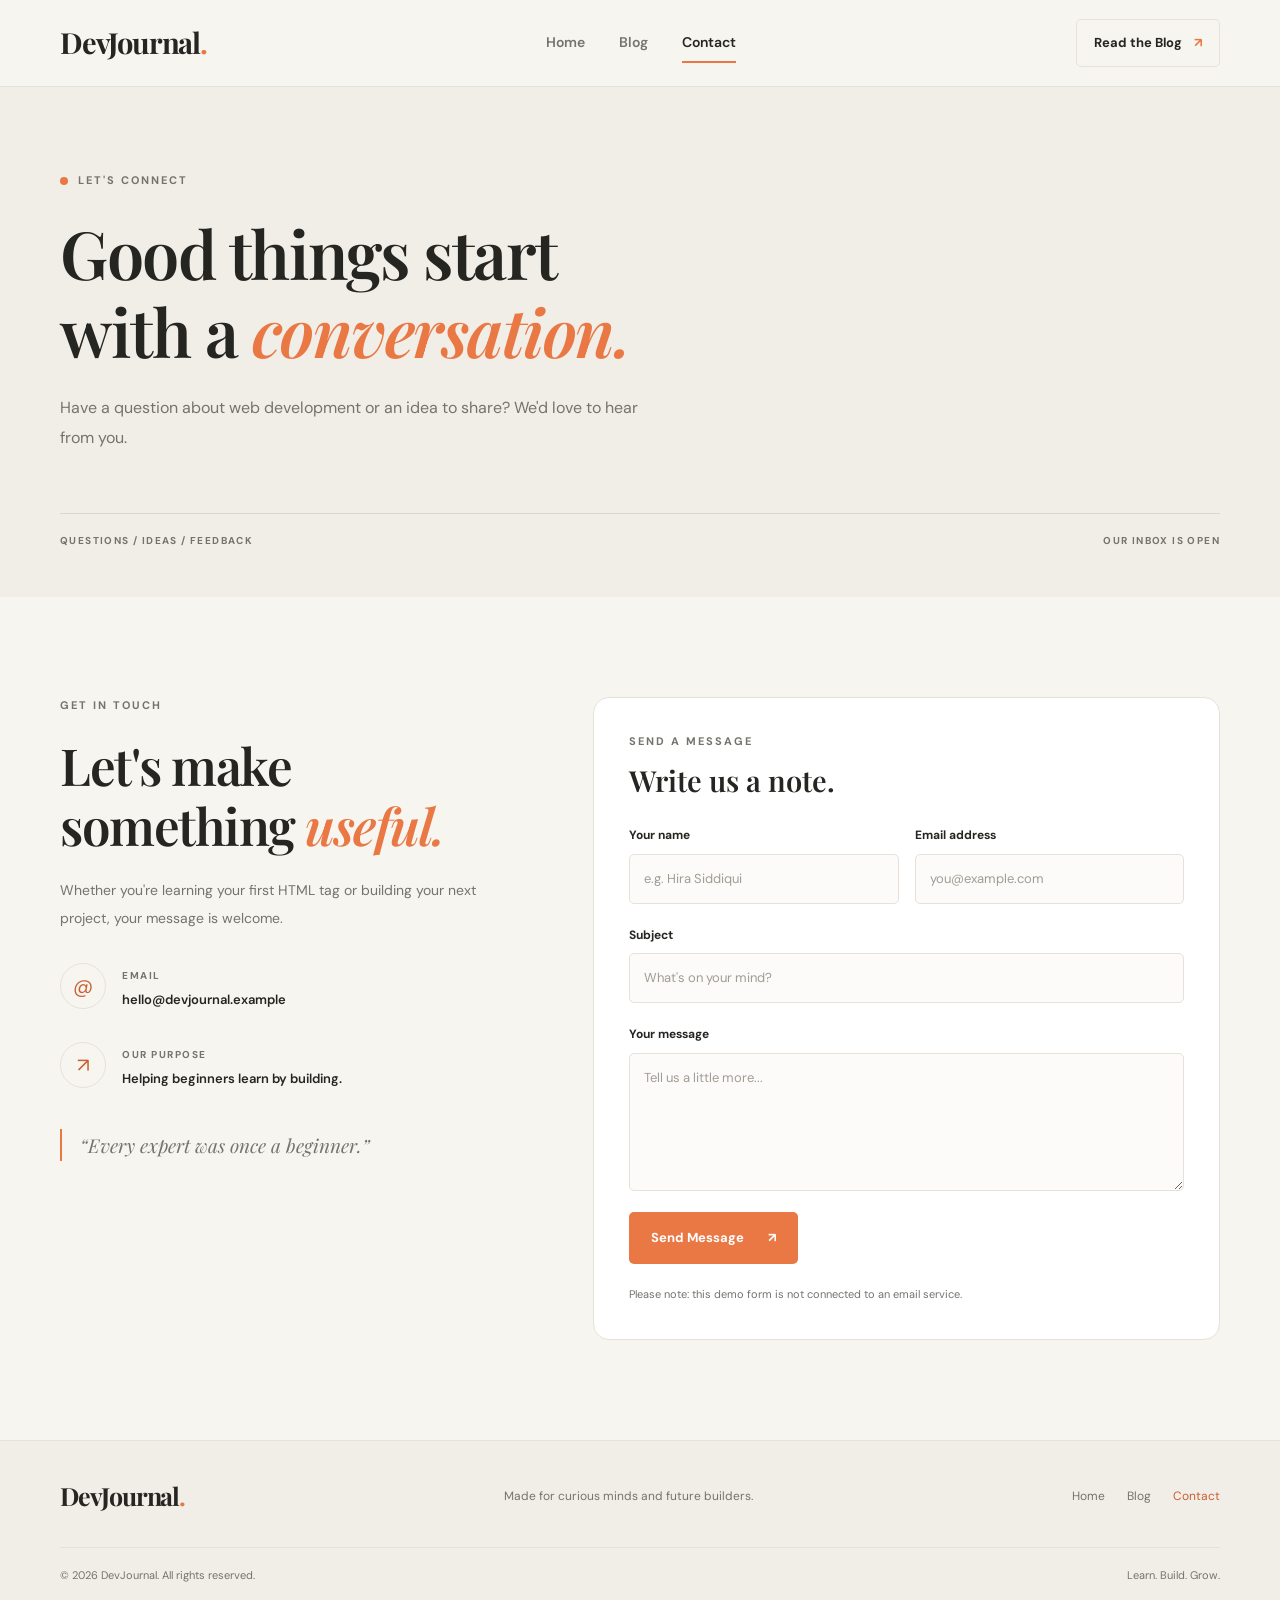
<file: contact.html>
<!DOCTYPE html>
<html lang="en">
<head>
  <meta charset="UTF-8">
  <meta name="viewport" content="width=device-width, initial-scale=1.0">
  <meta name="description" content="Contact DevJournal with your web development questions, ideas, and feedback.">
  <title>Contact | DevJournal</title>

  <link rel="preconnect" href="https://fonts.googleapis.com">
  <link rel="preconnect" href="https://fonts.gstatic.com" crossorigin>
  <link href="https://fonts.googleapis.com/css2?family=DM+Sans:wght@400;500;600;700&family=Playfair+Display:wght@500;600;700&display=swap" rel="stylesheet">

  <link rel="stylesheet" href="css/style.css">
</head>
<body>

  <header class="site-header">
    <div class="container nav-wrapper">
      <a href="index.html" class="logo">DevJournal<span>.</span></a>
      <nav class="main-nav" aria-label="Main navigation">
        <a href="index.html" class="nav-link">Home</a>
        <a href="blog.html" class="nav-link">Blog</a>
        <a href="contact.html" class="nav-link active" aria-current="page">Contact</a>
      </nav>
      <a href="blog.html" class="nav-cta">Read the Blog <span>↗</span></a>
    </div>
  </header>

  <main>
    <section class="page-banner contact-banner">
      <div class="container">
        <p class="eyebrow"><span class="eyebrow-dot"></span> LET'S CONNECT</p>
        <h1>Good things start<br>with a <span>conversation.</span></h1>
        <p>Have a question about web development or an idea to share? We'd love to hear from you.</p>
        <div class="banner-bottom">
          <span>QUESTIONS / IDEAS / FEEDBACK</span>
          <span>OUR INBOX IS OPEN</span>
        </div>
      </div>
    </section>

    <section class="contact-section section-padding">
      <div class="container contact-grid">
        <div class="contact-info">
          <p class="eyebrow">GET IN TOUCH</p>
          <h2>Let's make<br>something <span>useful.</span></h2>
          <p class="contact-description">
            Whether you're learning your first HTML tag or building your
            next project, your message is welcome.
          </p>

          <div class="contact-detail">
            <span class="detail-icon">@</span>
            <div>
              <span class="detail-label">EMAIL</span>
              <p><a href="mailto:hello@devjournal.example">hello@devjournal.example</a></p>
            </div>
          </div>

          <div class="contact-detail">
            <span class="detail-icon">↗</span>
            <div>
              <span class="detail-label">OUR PURPOSE</span>
              <p>Helping beginners learn by building.</p>
            </div>
          </div>

          <div class="contact-quote">
            “Every expert was once a beginner.”
          </div>
        </div>

        <div class="contact-form-card">
          <p class="eyebrow">SEND A MESSAGE</p>
          <h3>Write us a note.</h3>

          <form action="#" method="get" class="contact-form">
            <div class="form-row">
              <div class="form-group">
                <label for="name">Your name</label>
                <input type="text" id="name" name="name" placeholder="e.g. Hira Siddiqui" autocomplete="name" required>
              </div>

              <div class="form-group">
                <label for="email">Email address</label>
                <input type="email" id="email" name="email" placeholder="you@example.com" autocomplete="email" required>
              </div>
            </div>

            <div class="form-group">
              <label for="subject">Subject</label>
              <input type="text" id="subject" name="subject" placeholder="What's on your mind?" required>
            </div>

            <div class="form-group">
              <label for="message">Your message</label>
              <textarea id="message" name="message" rows="5" placeholder="Tell us a little more..." required></textarea>
            </div>

            <button type="submit" class="btn btn-primary form-submit">Send Message <span>↗</span></button>
            <p class="form-note">Please note: this demo form is not connected to an email service.</p>
          </form>
        </div>
      </div>
    </section>
  </main>

  <footer class="site-footer">
    <div class="container footer-top">
      <a href="index.html" class="logo footer-logo">DevJournal<span>.</span></a>
      <p>Made for curious minds and future builders.</p>
      <nav class="footer-nav" aria-label="Footer navigation">
        <a href="index.html">Home</a>
        <a href="blog.html">Blog</a>
        <a href="contact.html" aria-current="page">Contact</a>
      </nav>
    </div>
    <div class="container footer-bottom">
      <p>&copy; 2026 DevJournal. All rights reserved.</p>
      <p>Learn. Build. Grow.</p>
    </div>
  </footer>

</body>
</html>
</file>
<file: css/style.css>
/* =========================================
   DEVJOURNAL — SHARED STYLESHEET
   ========================================= */

:root {
  --bg: #f7f5f0;
  --surface: #ffffff;
  --ink: #252522;
  --muted: #74736d;
  --accent: #e97845;
  --accent-dark: #c95e30;
  --line: #e6e2d9;
  --dark: #252522;
  --dark-soft: #34342f;

  --font-body: "DM Sans", sans-serif;
  --font-heading: "Playfair Display", serif;

  --container: 1160px;
  --radius: 16px;
}

/* 1. RESET AND GLOBAL STYLES */

* {
  box-sizing: border-box;
  margin: 0;
  padding: 0;
}

html {
  scroll-behavior: smooth;
  scroll-padding-top: 90px;
}

body {
  background: var(--bg);
  color: var(--ink);
  font-family: var(--font-body);
  font-size: 16px;
  line-height: 1.7;
}

img {
  display: block;
  max-width: 100%;
  width: 100%;
}

a {
  color: inherit;
  text-decoration: none;
}

button,
input,
textarea {
  font: inherit;
}

button,
a {
  -webkit-tap-highlight-color: transparent;
}

button:focus-visible,
a:focus-visible,
input:focus-visible,
textarea:focus-visible {
  outline: 3px solid var(--accent);
  outline-offset: 4px;
}

.container {
  width: min(var(--container), calc(100% - 48px));
  margin-inline: auto;
}

.section-padding {
  padding-block: 100px;
}

/* 2. HEADER AND NAVIGATION */

.site-header {
  position: relative;
  z-index: 10;
  background: var(--bg);
  border-bottom: 1px solid var(--line);
}

.nav-wrapper {
  min-height: 86px;
  display: flex;
  align-items: center;
  justify-content: space-between;
  gap: 28px;
}

.logo {
  font-family: var(--font-heading);
  font-size: 29px;
  font-weight: 700;
  letter-spacing: -1.2px;
  white-space: nowrap;
}

.logo span {
  color: var(--accent);
}

.main-nav {
  display: flex;
  align-items: center;
  justify-content: center;
  gap: 34px;
}

.nav-link {
  position: relative;
  padding-block: 8px;
  color: var(--muted);
  font-size: 14px;
  font-weight: 600;
  transition: color 0.2s ease;
}

.nav-link:hover,
.nav-link.active {
  color: var(--ink);
}

.nav-link.active::after {
  position: absolute;
  right: 0;
  bottom: 0;
  left: 0;
  height: 2px;
  background: var(--accent);
  content: "";
}

.nav-cta {
  display: inline-flex;
  align-items: center;
  gap: 12px;
  padding: 12px 17px;
  border: 1px solid var(--line);
  border-radius: 5px;
  font-size: 13px;
  font-weight: 700;
  transition: background 0.2s ease, color 0.2s ease;
}

.nav-cta:hover {
  background: var(--dark);
  color: white;
}

.nav-cta span,
.btn span,
.text-link span,
.read-link span {
  color: var(--accent);
}

/* 3. SHARED TEXT AND BUTTONS */

.eyebrow {
  display: flex;
  align-items: center;
  gap: 10px;
  color: var(--muted);
  font-size: 11px;
  font-weight: 700;
  letter-spacing: 2px;
  line-height: 1.6;
}

.eyebrow-dot {
  width: 8px;
  height: 8px;
  flex: 0 0 8px;
  border-radius: 50%;
  background: var(--accent);
}

h1,
h2,
h3 {
  font-weight: 600;
  line-height: 1.18;
}

h1,
h2 {
  font-family: var(--font-heading);
  letter-spacing: -1.5px;
}

h1 span,
h2 span {
  color: var(--accent);
  font-style: italic;
}

h1 {
  font-size: clamp(44px, 5.2vw, 72px);
}

h2 {
  font-size: clamp(34px, 4vw, 49px);
}

.text-link {
  display: inline-flex;
  align-items: center;
  gap: 12px;
  padding-bottom: 4px;
  border-bottom: 1px solid var(--line);
  font-size: 14px;
  font-weight: 700;
  transition: border-color 0.2s ease;
}

.text-link:hover {
  border-color: var(--accent);
}

.btn {
  display: inline-flex;
  align-items: center;
  justify-content: center;
  gap: 24px;
  min-height: 52px;
  padding: 14px 21px;
  border: 1px solid transparent;
  border-radius: 5px;
  font-size: 13px;
  font-weight: 700;
  cursor: pointer;
  transition: background 0.2s ease, transform 0.2s ease;
}

.btn:hover {
  transform: translateY(-2px);
}

.btn-primary {
  background: var(--accent);
  color: white;
}

.btn-primary:hover {
  background: var(--accent-dark);
}

.btn-primary span {
  color: white;
}

.btn-light {
  background: var(--bg);
  color: var(--ink);
}

.btn-light:hover {
  background: white;
}

/* 4. HOME HERO */

.hero {
  padding-block: 95px 110px;
  overflow: hidden;
}

.hero-grid {
  display: grid;
  grid-template-columns: 1.03fr 0.97fr;
  align-items: center;
  gap: 65px;
}

.hero-content > .eyebrow {
  margin-bottom: 27px;
}

.hero-content h1 {
  max-width: 590px;
}

.hero-description {
  max-width: 490px;
  margin-top: 25px;
  color: var(--muted);
  font-size: 16px;
  line-height: 1.9;
}

.hero-actions {
  display: flex;
  align-items: center;
  flex-wrap: wrap;
  gap: 27px;
  margin-top: 32px;
}

.hero-note {
  display: flex;
  align-items: center;
  gap: 13px;
  margin-top: 49px;
}

.note-line {
  width: 30px;
  height: 1px;
  background: var(--accent);
}

.hero-note p {
  color: var(--muted);
  font-size: 12px;
}

.hero-visual {
  position: relative;
  padding: 32px 0;
}

.editor-window {
  overflow: hidden;
  border: 1px solid #41413e;
  border-radius: 12px;
  background: #20211f;
  box-shadow: 0 25px 65px rgb(37 37 34 / 15%);
  transform: rotate(1.5deg);
}

.editor-topbar {
  display: flex;
  align-items: center;
  justify-content: space-between;
  gap: 10px;
  padding: 15px 19px;
  border-bottom: 1px solid #383936;
  color: #aaa9a1;
  font-size: 11px;
}

.window-dots {
  display: flex;
  gap: 5px;
}

.window-dots i {
  width: 8px;
  height: 8px;
  border-radius: 50%;
  background: #77766f;
}

.window-dots i:first-child {
  background: #e97845;
}

.window-dots i:nth-child(2) {
  background: #e8c66a;
}

.window-dots i:nth-child(3) {
  background: #86a879;
}

.editor-language {
  color: #e9a183;
}

.editor-code {
  min-height: 278px;
  padding: 28px 20px;
  overflow: hidden;
  color: #deded7;
  font-family: monospace;
  font-size: clamp(10px, 1.15vw, 14px);
  line-height: 2.5;
  white-space: nowrap;
}

.line-number {
  display: inline-block;
  width: 30px;
  color: #74766e;
}

.code-purple {
  color: #c4a7e7;
}

.code-blue {
  color: #80c9df;
}

.code-green {
  color: #b3d88e;
}

.editor-status {
  display: flex;
  justify-content: space-between;
  gap: 10px;
  padding: 11px 17px;
  border-top: 1px solid #383936;
  color: #aaa9a1;
  font-size: 10px;
}

.floating-tag {
  position: absolute;
  padding: 12px 16px;
  border: 1px solid var(--line);
  border-radius: 7px;
  background: white;
  box-shadow: 0 8px 25px rgb(37 37 34 / 7%);
  font-size: 12px;
  font-weight: 700;
}

.tag-top {
  top: 4px;
  right: -15px;
}

.tag-bottom {
  bottom: 5px;
  left: -22px;
}

.tag-bottom span {
  margin-right: 6px;
  color: var(--accent);
}

/* 5. HOME INTRO */

.intro-section {
  border-top: 1px solid var(--line);
  border-bottom: 1px solid var(--line);
  background: #f1eee7;
}

.intro-grid {
  display: grid;
  grid-template-columns: 1fr 0.8fr;
  align-items: center;
  gap: 80px;
}

.intro-grid h2 {
  margin-top: 18px;
}

.intro-copy p {
  margin-bottom: 24px;
  color: var(--muted);
  line-height: 1.95;
}

/* 6. FEATURED ARTICLES */

.featured-section {
  background: var(--bg);
}

.section-heading {
  display: flex;
  align-items: end;
  justify-content: space-between;
  gap: 25px;
  margin-bottom: 40px;
}

.section-heading .eyebrow {
  margin-bottom: 14px;
}

.featured-grid {
  display: grid;
  grid-template-columns: repeat(2, minmax(0, 1fr));
  gap: 28px;
}

.featured-card {
  min-width: 0;
}

.featured-image {
  display: block;
  height: 300px;
  overflow: hidden;
  border-radius: var(--radius);
  background: #e5e1d8;
}

.featured-image img,
.blog-image img {
  width: 100%;
  height: 100%;
  object-fit: cover;
  transition: transform 0.4s ease;
}

.featured-image:hover img,
.blog-image:hover img {
  transform: scale(1.04);
}

.card-meta {
  display: flex;
  align-items: center;
  justify-content: space-between;
  gap: 12px;
  margin-top: 22px;
  color: var(--muted);
  font-size: 10px;
  font-weight: 700;
  letter-spacing: 1px;
}

.card-meta span:first-child {
  color: var(--accent-dark);
}

.featured-card h3,
.blog-card h3 {
  margin-top: 13px;
  font-family: var(--font-heading);
  font-size: 25px;
  letter-spacing: -0.5px;
}

.featured-card h3 a:hover,
.blog-card h3 a:hover {
  color: var(--accent-dark);
}

.featured-card > p {
  margin-top: 10px;
  color: var(--muted);
  font-size: 14px;
}

/* 7. BLOG AND CONTACT PAGE BANNER */

.page-banner {
  padding-block: 85px 30px;
  background: #f1eee7;
}

.page-banner .eyebrow {
  margin-bottom: 24px;
}

.page-banner h1 {
  max-width: 800px;
}

.page-banner > .container > p:not(.eyebrow) {
  max-width: 600px;
  margin-top: 22px;
  color: var(--muted);
  line-height: 1.9;
}

.banner-bottom {
  display: flex;
  align-items: center;
  justify-content: space-between;
  gap: 18px;
  margin-top: 60px;
  padding-block: 18px;
  border-top: 1px solid #dcd7cd;
  color: var(--muted);
  font-size: 10px;
  font-weight: 700;
  letter-spacing: 1.4px;
}

/* 8. BLOG CARDS */

.blog-section {
  background: var(--bg);
}

.blog-heading {
  align-items: end;
}

.article-count {
  color: var(--muted);
  font-size: 11px;
  font-weight: 700;
  letter-spacing: 1px;
}

.blog-grid {
  display: grid;
  grid-template-columns: repeat(2, minmax(0, 1fr));
  gap: 48px 28px;
}

.blog-card {
  min-width: 0;
  scroll-margin-top: 25px;
}

.blog-image {
  position: relative;
  display: block;
  height: 285px;
  overflow: hidden;
  border-radius: var(--radius);
  background: #e5e1d8;
}

.image-number {
  position: absolute;
  right: 14px;
  bottom: 14px;
  display: grid;
  width: 42px;
  height: 42px;
  place-items: center;
  border-radius: 50%;
  background: var(--bg);
  font-family: var(--font-heading);
  font-size: 15px;
}

.blog-card-content {
  padding-inline: 3px;
}

.blog-card h3 {
  max-width: 470px;
  font-size: 27px;
}

.blog-card-content > p {
  margin-top: 12px;
  color: var(--muted);
  font-size: 14px;
  line-height: 1.9;
}

.read-link {
  display: inline-flex;
  align-items: center;
  gap: 15px;
  margin-top: 21px;
  font-size: 12px;
  font-weight: 700;
}

.blog-bottom-note {
  display: flex;
  align-items: center;
  gap: 15px;
  margin-top: 70px;
  padding: 24px;
  border: 1px solid var(--line);
  border-radius: 8px;
}

.note-symbol {
  color: var(--accent);
  font-size: 24px;
}

.blog-bottom-note p {
  color: var(--muted);
  font-size: 14px;
}

/* 9. DARK CALL-TO-ACTION */

.newsletter-section {
  padding-block: 85px;
  background: var(--dark);
  color: white;
  text-align: center;
}

.newsletter-content {
  display: flex;
  flex-direction: column;
  align-items: center;
}

.newsletter-content .eyebrow {
  justify-content: center;
  color: #c0beb6;
}

.newsletter-content h2 {
  margin-top: 20px;
  font-size: clamp(40px, 5vw, 58px);
}

.newsletter-content > p:not(.eyebrow) {
  max-width: 500px;
  margin-top: 20px;
  color: #c0beb6;
  font-size: 14px;
}

.newsletter-content .btn {
  margin-top: 30px;
}

/* 10. CONTACT PAGE */

.contact-section {
  background: var(--bg);
}

.contact-grid {
  display: grid;
  grid-template-columns: 0.85fr 1.15fr;
  align-items: start;
  gap: 70px;
}

.contact-info > .eyebrow {
  margin-bottom: 20px;
}

.contact-info h2 {
  font-size: clamp(38px, 4vw, 51px);
}

.contact-description {
  margin-top: 22px;
  color: var(--muted);
  font-size: 14px;
  line-height: 1.95;
}

.contact-detail {
  display: flex;
  align-items: center;
  gap: 16px;
  margin-top: 28px;
}

.detail-icon {
  display: grid;
  width: 46px;
  height: 46px;
  flex: 0 0 46px;
  place-items: center;
  border: 1px solid var(--line);
  border-radius: 50%;
  color: var(--accent-dark);
  font-size: 20px;
}

.detail-label {
  color: var(--muted);
  font-size: 10px;
  font-weight: 700;
  letter-spacing: 1.5px;
}

.contact-detail p {
  margin-top: 2px;
  font-size: 13px;
  font-weight: 600;
  overflow-wrap: anywhere;
}

.contact-quote {
  margin-top: 38px;
  padding-left: 18px;
  border-left: 2px solid var(--accent);
  color: var(--muted);
  font-family: var(--font-heading);
  font-size: 19px;
  font-style: italic;
}

.contact-form-card {
  padding: 35px;
  border: 1px solid var(--line);
  border-radius: var(--radius);
  background: var(--surface);
}

.contact-form-card > .eyebrow {
  margin-bottom: 12px;
}

.contact-form-card h3 {
  margin-bottom: 28px;
  font-family: var(--font-heading);
  font-size: 29px;
}

.contact-form {
  display: flex;
  flex-direction: column;
  gap: 21px;
}

.form-row {
  display: grid;
  grid-template-columns: repeat(2, minmax(0, 1fr));
  gap: 16px;
}

.form-group {
  display: flex;
  min-width: 0;
  flex-direction: column;
  gap: 8px;
}

.form-group label {
  font-size: 12px;
  font-weight: 700;
}

.form-group input,
.form-group textarea {
  width: 100%;
  min-width: 0;
  padding: 13px 14px;
  border: 1px solid var(--line);
  border-radius: 5px;
  background: #fcfbf9;
  color: var(--ink);
  font-size: 13px;
  transition: border-color 0.2s ease;
}

.form-group input:focus,
.form-group textarea:focus {
  border-color: var(--accent);
  outline: none;
}

.form-group input::placeholder,
.form-group textarea::placeholder {
  color: #a09d94;
}

.form-group textarea {
  min-height: 135px;
  resize: vertical;
}

.form-submit {
  align-self: flex-start;
}

.form-note {
  color: var(--muted);
  font-size: 11px;
}

/* 11. SHARED FOOTER */

.site-footer {
  padding-top: 34px;
  border-top: 1px solid var(--line);
  background: #f1eee7;
}

.footer-top {
  display: flex;
  align-items: center;
  justify-content: space-between;
  flex-wrap: wrap;
  gap: 25px;
  padding-bottom: 30px;
}

.footer-logo {
  font-size: 25px;
}

.footer-top > p {
  color: var(--muted);
  font-size: 12px;
}

.footer-nav {
  display: flex;
  flex-wrap: wrap;
  gap: 22px;
}

.footer-nav a {
  color: var(--muted);
  font-size: 12px;
  transition: color 0.2s ease;
}

.footer-nav a:hover,
.footer-nav a[aria-current="page"] {
  color: var(--accent-dark);
}

.footer-bottom {
  display: flex;
  align-items: center;
  justify-content: space-between;
  gap: 20px;
  padding-block: 18px;
  border-top: 1px solid var(--line);
  color: var(--muted);
  font-size: 11px;
}

/* 12. TABLET */

@media (max-width: 900px) {
  .nav-wrapper {
    gap: 18px;
  }

  .main-nav {
    gap: 20px;
  }

  .nav-cta {
    padding: 10px 12px;
  }

  .hero-grid {
    grid-template-columns: 1fr 0.9fr;
    gap: 30px;
  }

  .hero {
    padding-block: 75px 85px;
  }

  .hero-visual {
    min-width: 0;
  }

  .intro-grid {
    gap: 40px;
  }

  .contact-grid {
    gap: 35px;
  }

  .contact-form-card {
    padding: 25px;
  }

  .featured-image,
  .blog-image {
    height: 245px;
  }
}

/* 13. MOBILE */

@media (max-width: 640px) {
  .container {
    width: calc(100% - 36px);
  }

  .section-padding {
    padding-block: 65px;
  }

  .nav-wrapper {
    min-height: auto;
    padding-block: 19px;
    flex-wrap: wrap;
    gap: 15px;
  }

  .logo {
    font-size: 26px;
  }

  .main-nav {
    order: 3;
    width: 100%;
    justify-content: space-between;
    gap: 12px;
    padding-top: 13px;
    border-top: 1px solid var(--line);
  }

  .nav-link {
    font-size: 13px;
  }

  .nav-cta {
    gap: 7px;
    padding: 9px 10px;
    font-size: 11px;
  }

  .hero {
    padding-block: 60px 75px;
  }

  .hero-grid,
  .intro-grid,
  .contact-grid {
    grid-template-columns: 1fr;
    gap: 40px;
  }

  .hero-content h1 {
    font-size: clamp(43px, 12vw, 58px);
  }

  .hero-description {
    font-size: 14px;
  }

  .hero-actions {
    gap: 20px;
  }

  .hero-note {
    margin-top: 32px;
  }

  .hero-visual {
    margin-inline: 8px;
    padding-block: 20px;
  }

  .editor-code {
    min-height: 245px;
    padding: 22px 12px;
    font-size: 11px;
    line-height: 2.4;
  }

  .line-number {
    width: 24px;
  }

  .floating-tag {
    padding: 9px 11px;
    font-size: 10px;
  }

  .tag-top {
    right: -7px;
  }

  .tag-bottom {
    left: -8px;
  }

  .intro-grid h2 {
    font-size: 39px;
  }

  .section-heading {
    align-items: flex-start;
    flex-direction: column;
    gap: 20px;
    margin-bottom: 30px;
  }

  .section-heading h2 {
    font-size: 36px;
  }

  .featured-grid,
  .blog-grid {
    grid-template-columns: 1fr;
    gap: 38px;
  }

  .featured-image,
  .blog-image {
    height: auto;
    aspect-ratio: 1.4;
  }

  .featured-card h3,
  .blog-card h3 {
    font-size: 24px;
  }

  .page-banner {
    padding-top: 60px;
  }

  .page-banner h1 {
    font-size: clamp(39px, 11vw, 55px);
  }

  .banner-bottom {
    align-items: flex-start;
    flex-direction: column;
    gap: 8px;
    margin-top: 38px;
    font-size: 9px;
  }

  .article-count {
    font-size: 10px;
  }

  .blog-bottom-note {
    align-items: flex-start;
    margin-top: 45px;
    padding: 18px;
  }

  .newsletter-section {
    padding-block: 65px;
  }

  .newsletter-content h2 {
    font-size: 43px;
  }

  .contact-form-card {
    padding: 23px 18px;
  }

  .contact-form-card h3 {
    font-size: 26px;
  }

  .form-row {
    grid-template-columns: 1fr;
  }

  .footer-top {
    align-items: flex-start;
    flex-direction: column;
    gap: 15px;
  }

  .footer-nav {
    gap: 20px;
  }

  .footer-bottom {
    align-items: flex-start;
    flex-direction: column;
    gap: 5px;
  }
}

/* 14. EXTRA SMALL SCREENS */

@media (max-width: 360px) {
  .container {
    width: calc(100% - 28px);
  }

  .nav-cta {
    max-width: 125px;
    font-size: 10px;
  }

  .hero-content h1 {
    font-size: 41px;
  }

  .btn {
    gap: 12px;
    padding-inline: 14px;
  }

  .editor-topbar {
    padding-inline: 10px;
    font-size: 9px;
  }

  .editor-code {
    font-size: 9px;
  }
}
</file>
